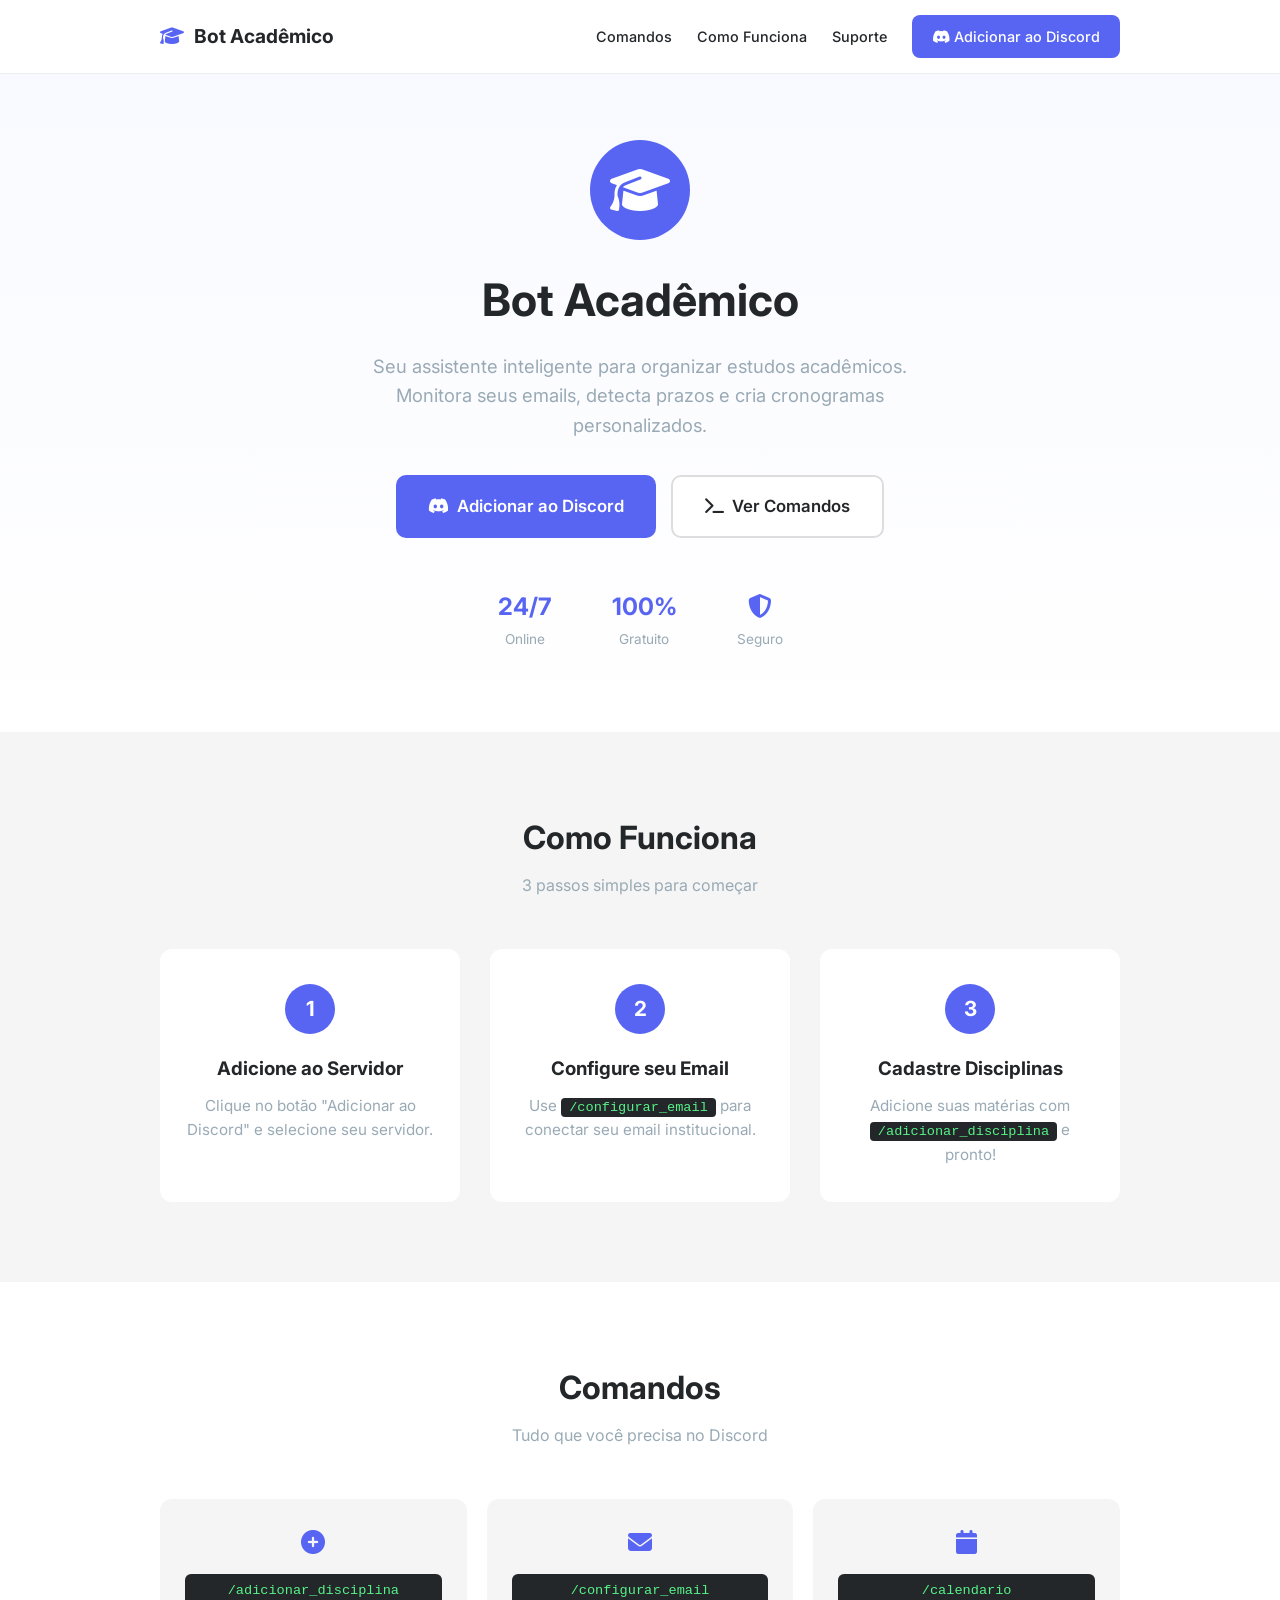
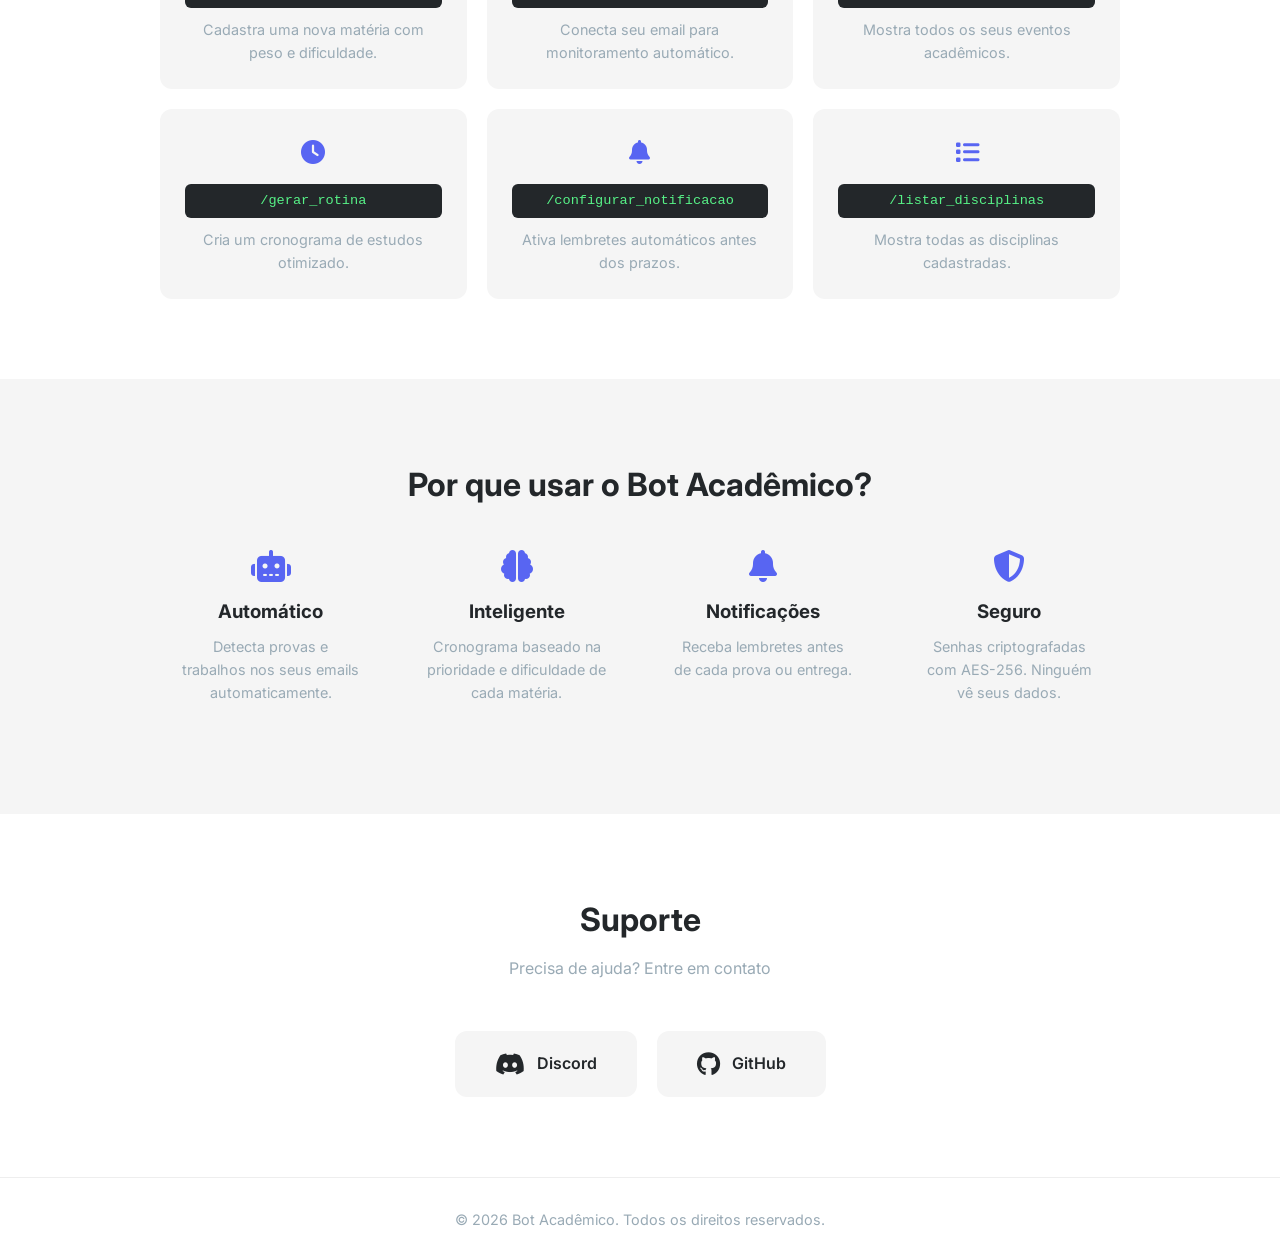
<file: index.html>
<!DOCTYPE html>
<html lang="pt-BR">
<head>
    <meta charset="UTF-8">
    <meta name="viewport" content="width=device-width, initial-scale=1.0">
    <title>Bot Acadêmico - Organize seus Estudos</title>
    <link rel="stylesheet" href="style.css">
    <link href="https://fonts.googleapis.com/css2?family=Inter:wght@300;400;500;600;700&display=swap" rel="stylesheet">
    <link rel="stylesheet" href="https://cdnjs.cloudflare.com/ajax/libs/font-awesome/6.4.0/css/all.min.css">
</head>
<body>
    <nav class="navbar">
        <div class="container">
            <a href="#" class="logo">
                <i class="fas fa-graduation-cap"></i>
                <span>Bot Acadêmico</span>
            </a>
            <div class="nav-links">
                <a href="#comandos">Comandos</a>
                <a href="#como-funciona">Como Funciona</a>
                <a href="#suporte">Suporte</a>
                <a href="https://discord.com/oauth2/authorize?client_id=1523314779349844168&scope=bot&permissions=2147485696" class="btn-invite" target="_blank">
                    <i class="fab fa-discord"></i> Adicionar ao Discord
                </a>
            </div>
        </div>
    </nav>

    <section class="hero">
        <div class="container">
            <div class="hero-content">
                <div class="bot-avatar">
                    <i class="fas fa-graduation-cap"></i>
                </div>
                <h1>Bot Acadêmico</h1>
                <p class="tagline">Seu assistente inteligente para organizar estudos acadêmicos. Monitora seus emails, detecta prazos e cria cronogramas personalizados.</p>
                <div class="hero-buttons">
                    <a href="https://discord.com/oauth2/authorize?client_id=1523314779349844168&scope=bot&permissions=2147485696" class="btn btn-primary btn-large" target="_blank">
                        <i class="fab fa-discord"></i> Adicionar ao Discord
                    </a>
                    <a href="#comandos" class="btn btn-secondary btn-large">
                        <i class="fas fa-terminal"></i> Ver Comandos
                    </a>
                </div>
                <div class="stats">
                    <div class="stat">
                        <span class="stat-number">24/7</span>
                        <span class="stat-label">Online</span>
                    </div>
                    <div class="stat">
                        <span class="stat-number">100%</span>
                        <span class="stat-label">Gratuito</span>
                    </div>
                    <div class="stat">
                        <span class="stat-number"><i class="fas fa-shield-alt"></i></span>
                        <span class="stat-label">Seguro</span>
                    </div>
                </div>
            </div>
        </div>
    </section>

    <section class="como-funciona" id="como-funciona">
        <div class="container">
            <h2>Como Funciona</h2>
            <p class="section-subtitle">3 passos simples para começar</p>
            <div class="steps">
                <div class="step">
                    <div class="step-number">1</div>
                    <h3>Adicione ao Servidor</h3>
                    <p>Clique no botão "Adicionar ao Discord" e selecione seu servidor.</p>
                </div>
                <div class="step">
                    <div class="step-number">2</div>
                    <h3>Configure seu Email</h3>
                    <p>Use <code>/configurar_email</code> para conectar seu email institucional.</p>
                </div>
                <div class="step">
                    <div class="step-number">3</div>
                    <h3>Cadastre Disciplinas</h3>
                    <p>Adicione suas matérias com <code>/adicionar_disciplina</code> e pronto!</p>
                </div>
            </div>
        </div>
    </section>

    <section class="comandos" id="comandos">
        <div class="container">
            <h2>Comandos</h2>
            <p class="section-subtitle">Tudo que você precisa no Discord</p>
            <div class="commands-grid">
                <div class="command-card">
                    <div class="command-icon"><i class="fas fa-plus-circle"></i></div>
                    <code>/adicionar_disciplina</code>
                    <p>Cadastra uma nova matéria com peso e dificuldade.</p>
                </div>
                <div class="command-card">
                    <div class="command-icon"><i class="fas fa-envelope"></i></div>
                    <code>/configurar_email</code>
                    <p>Conecta seu email para monitoramento automático.</p>
                </div>
                <div class="command-card">
                    <div class="command-icon"><i class="fas fa-calendar"></i></div>
                    <code>/calendario</code>
                    <p>Mostra todos os seus eventos acadêmicos.</p>
                </div>
                <div class="command-card">
                    <div class="command-icon"><i class="fas fa-clock"></i></div>
                    <code>/gerar_rotina</code>
                    <p>Cria um cronograma de estudos otimizado.</p>
                </div>
                <div class="command-card">
                    <div class="command-icon"><i class="fas fa-bell"></i></div>
                    <code>/configurar_notificacao</code>
                    <p>Ativa lembretes automáticos antes dos prazos.</p>
                </div>
                <div class="command-card">
                    <div class="command-icon"><i class="fas fa-list"></i></div>
                    <code>/listar_disciplinas</code>
                    <p>Mostra todas as disciplinas cadastradas.</p>
                </div>
            </div>
        </div>
    </section>

    <section class="features">
        <div class="container">
            <h2>Por que usar o Bot Acadêmico?</h2>
            <div class="features-grid">
                <div class="feature">
                    <i class="fas fa-robot"></i>
                    <h3>Automático</h3>
                    <p>Detecta provas e trabalhos nos seus emails automaticamente.</p>
                </div>
                <div class="feature">
                    <i class="fas fa-brain"></i>
                    <h3>Inteligente</h3>
                    <p>Cronograma baseado na prioridade e dificuldade de cada matéria.</p>
                </div>
                <div class="feature">
                    <i class="fas fa-bell"></i>
                    <h3>Notificações</h3>
                    <p>Receba lembretes antes de cada prova ou entrega.</p>
                </div>
                <div class="feature">
                    <i class="fas fa-shield-alt"></i>
                    <h3>Seguro</h3>
                    <p>Senhas criptografadas com AES-256. Ninguém vê seus dados.</p>
                </div>
            </div>
        </div>
    </section>

    <section class="suporte" id="suporte">
        <div class="container">
            <h2>Suporte</h2>
            <p class="section-subtitle">Precisa de ajuda? Entre em contato</p>
            <div class="support-links">
                <a href="https://discord.com/oauth2/authorize?client_id=1523314779349844168" class="support-card" target="_blank">
                    <i class="fab fa-discord"></i>
                    <span>Discord</span>
                </a>
                <a href="https://github.com/VictorEduardo-coder/bot-academico" class="support-card" target="_blank">
                    <i class="fab fa-github"></i>
                    <span>GitHub</span>
                </a>
            </div>
        </div>
    </section>

    <footer class="footer">
        <div class="container">
            <p>&copy; 2026 Bot Acadêmico. Todos os direitos reservados.</p>
        </div>
    </footer>
</body>
</html>
</file>
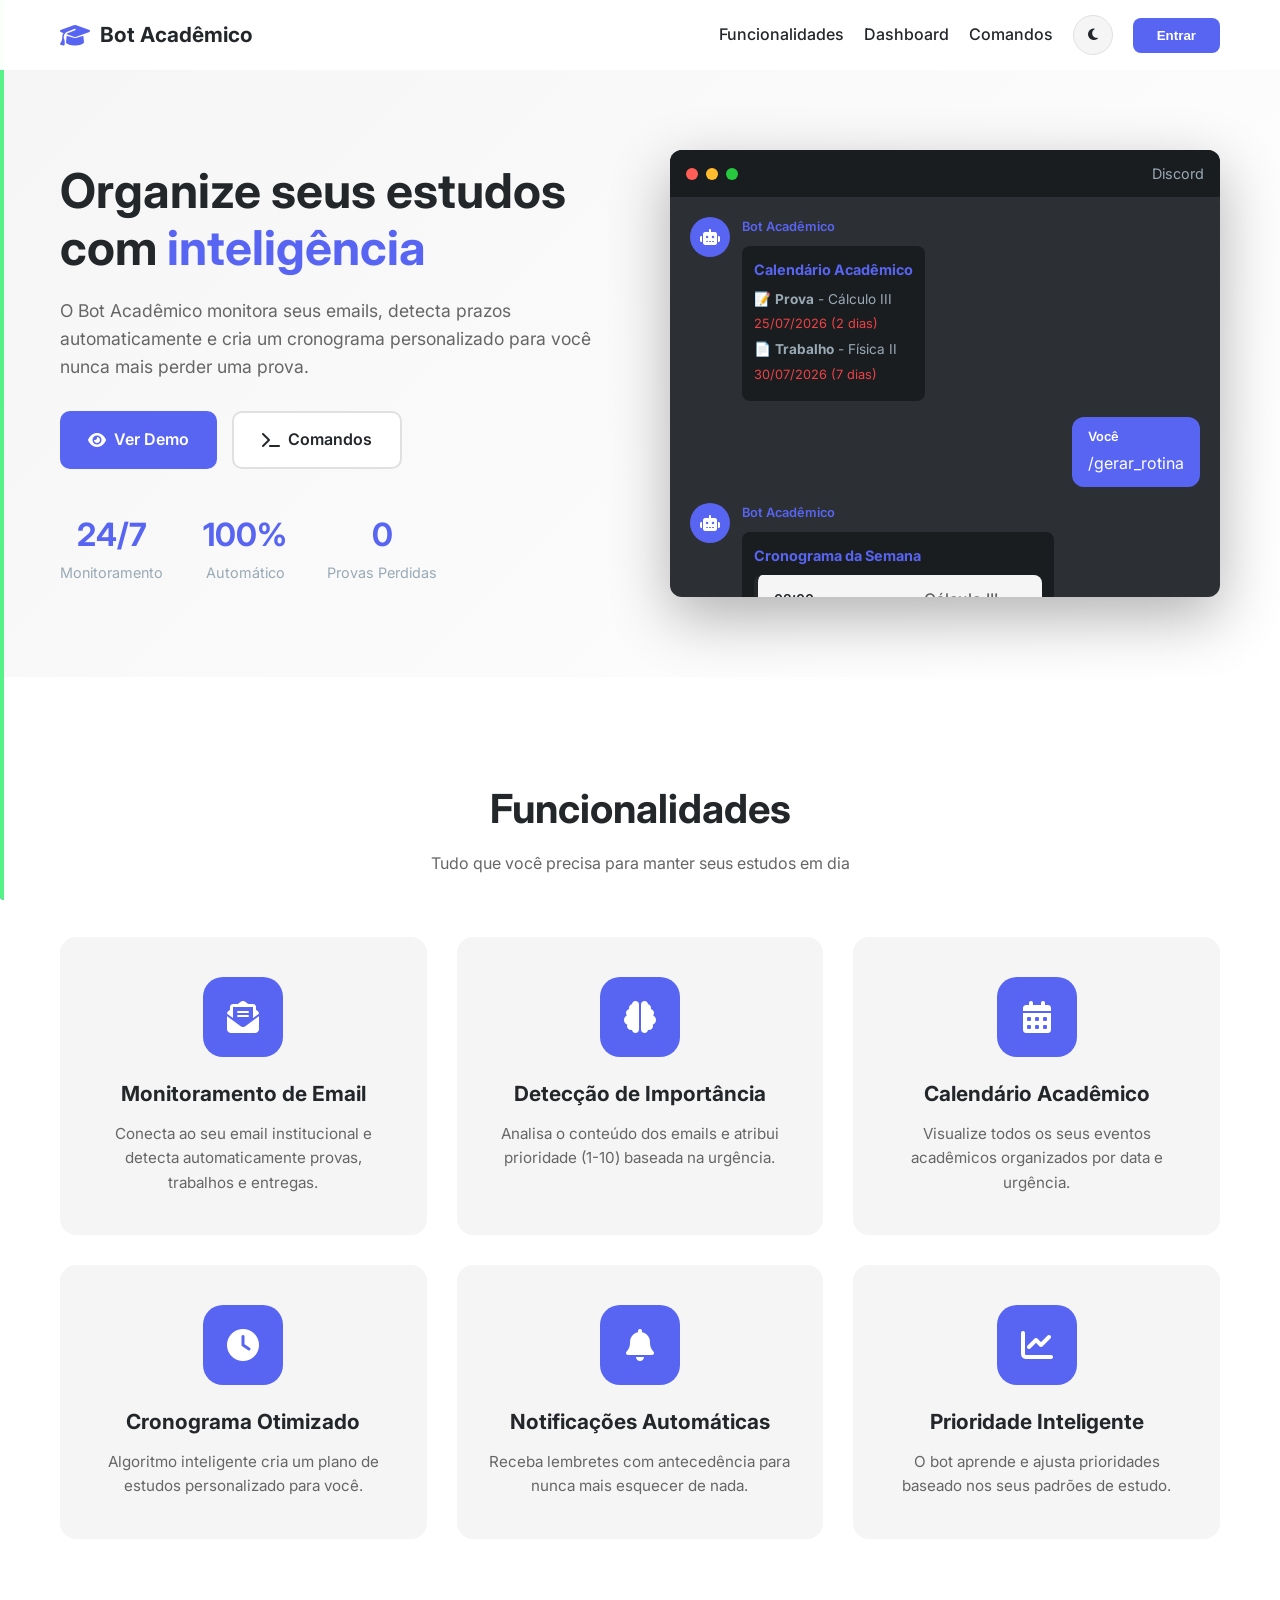
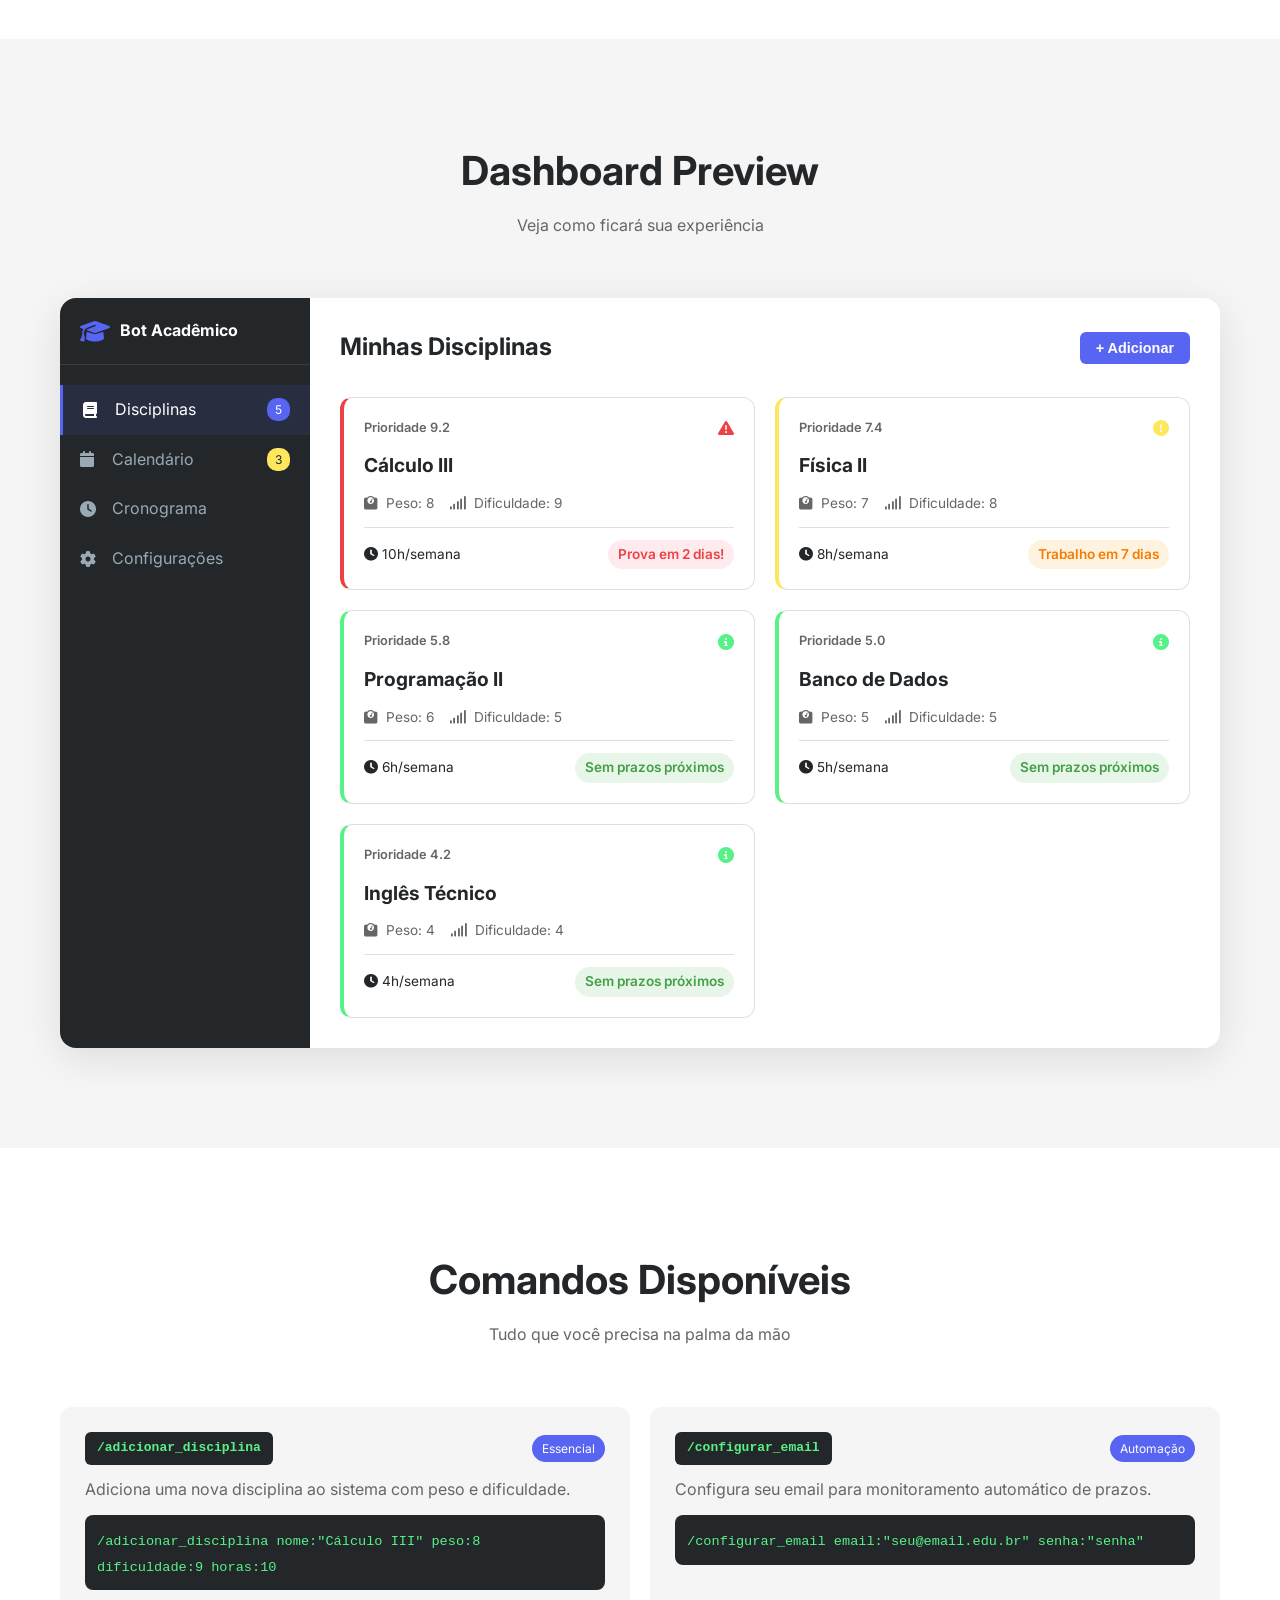
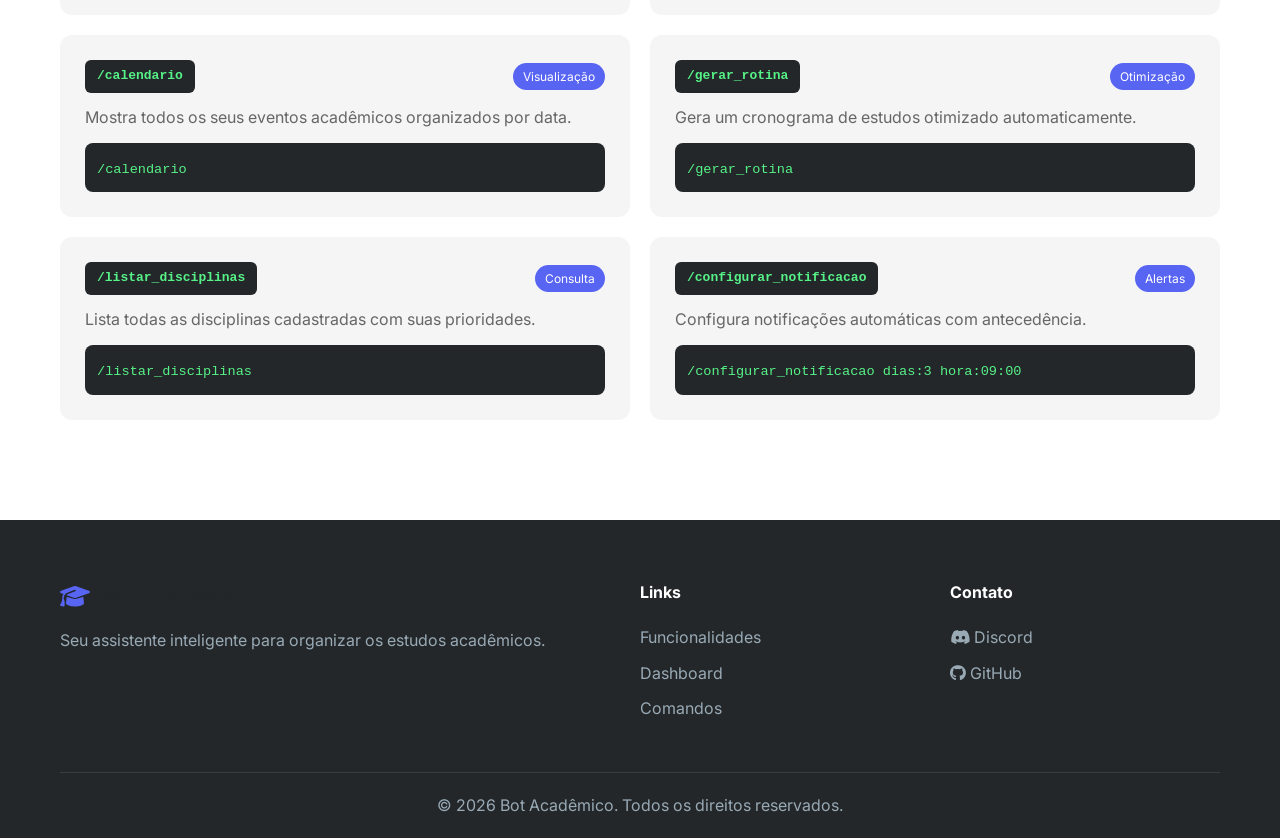
<file: web/index.html>
<!DOCTYPE html>
<html lang="pt-BR">
<head>
    <meta charset="UTF-8">
    <meta name="viewport" content="width=device-width, initial-scale=1.0">
    <title>Bot Acadêmico - Seu Assistente de Estudos</title>
    <link rel="stylesheet" href="style.css">
    <link href="https://fonts.googleapis.com/css2?family=Inter:wght@300;400;500;600;700&display=swap" rel="stylesheet">
    <link rel="stylesheet" href="https://cdnjs.cloudflare.com/ajax/libs/font-awesome/6.4.0/css/all.min.css">
</head>
<body>
    <!-- Navbar -->
    <nav class="navbar">
        <div class="container">
            <a href="#" class="logo">
                <i class="fas fa-graduation-cap"></i>
                <span>Bot Acadêmico</span>
            </a>
            <div class="nav-links">
                <a href="#features">Funcionalidades</a>
                <a href="#dashboard">Dashboard</a>
                <a href="#commands">Comandos</a>
                <button class="theme-toggle" onclick="toggleTheme()" title="Alternar tema">
                    <i class="fas fa-moon"></i>
                </button>
                <button class="btn-login" onclick="openLogin()">Entrar</button>
            </div>
        </div>
    </nav>

    <!-- Hero Section -->
    <section class="hero">
        <div class="container">
            <div class="hero-content">
                <h1>Organize seus estudos com <span class="highlight">inteligência</span></h1>
                <p>O Bot Acadêmico monitora seus emails, detecta prazos automaticamente e cria um cronograma personalizado para você nunca mais perder uma prova.</p>
                <div class="hero-buttons">
                    <a href="#dashboard" class="btn btn-primary">
                        <i class="fas fa-eye"></i> Ver Demo
                    </a>
                    <a href="#commands" class="btn btn-secondary">
                        <i class="fas fa-terminal"></i> Comandos
                    </a>
                </div>
                <div class="stats">
                    <div class="stat">
                        <span class="stat-number">24/7</span>
                        <span class="stat-label">Monitoramento</span>
                    </div>
                    <div class="stat">
                        <span class="stat-number">100%</span>
                        <span class="stat-label">Automático</span>
                    </div>
                    <div class="stat">
                        <span class="stat-number">0</span>
                        <span class="stat-label">Provas Perdidas</span>
                    </div>
                </div>
            </div>
            <div class="hero-image">
                <div class="discord-preview">
                    <div class="discord-header">
                        <div class="discord-dot red"></div>
                        <div class="discord-dot yellow"></div>
                        <div class="discord-dot green"></div>
                        <span>Discord</span>
                    </div>
                    <div class="discord-messages">
                        <div class="message bot">
                            <div class="avatar"><i class="fas fa-robot"></i></div>
                            <div class="content">
                                <span class="name">Bot Acadêmico</span>
                                <div class="embed">
                                    <div class="embed-border"></div>
                                    <div class="embed-body">
                                        <h4>Calendário Acadêmico</h4>
                                        <p>📝 <strong>Prova</strong> - Cálculo III</p>
                                        <p class="date">25/07/2026 (2 dias)</p>
                                        <p>📄 <strong>Trabalho</strong> - Física II</p>
                                        <p class="date">30/07/2026 (7 dias)</p>
                                    </div>
                                </div>
                            </div>
                        </div>
                        <div class="message user">
                            <div class="content">
                                <span class="name">Você</span>
                                <p>/gerar_rotina</p>
                            </div>
                        </div>
                        <div class="message bot">
                            <div class="avatar"><i class="fas fa-robot"></i></div>
                            <div class="content">
                                <span class="name">Bot Acadêmico</span>
                                <div class="embed schedule">
                                    <div class="embed-border green"></div>
                                    <div class="embed-body">
                                        <h4>Cronograma da Semana</h4>
                                        <div class="schedule-item">
                                            <span class="time">08:00</span>
                                            <span class="subject">Cálculo III</span>
                                        </div>
                                        <div class="schedule-item">
                                            <span class="time">10:00</span>
                                            <span class="subject">Física II</span>
                                        </div>
                                        <div class="schedule-item">
                                            <span class="time">14:00</span>
                                            <span class="subject">Programação</span>
                                        </div>
                                    </div>
                                </div>
                            </div>
                        </div>
                    </div>
                </div>
            </div>
        </div>
    </section>

    <!-- Features Section -->
    <section class="features" id="features">
        <div class="container">
            <h2>Funcionalidades</h2>
            <p class="section-subtitle">Tudo que você precisa para manter seus estudos em dia</p>
            
            <div class="features-grid">
                <div class="feature-card">
                    <div class="feature-icon">
                        <i class="fas fa-envelope-open-text"></i>
                    </div>
                    <h3>Monitoramento de Email</h3>
                    <p>Conecta ao seu email institucional e detecta automaticamente provas, trabalhos e entregas.</p>
                </div>

                <div class="feature-card">
                    <div class="feature-icon">
                        <i class="fas fa-brain"></i>
                    </div>
                    <h3>Detecção de Importância</h3>
                    <p>Analisa o conteúdo dos emails e atribui prioridade (1-10) baseada na urgência.</p>
                </div>

                <div class="feature-card">
                    <div class="feature-icon">
                        <i class="fas fa-calendar-alt"></i>
                    </div>
                    <h3>Calendário Acadêmico</h3>
                    <p>Visualize todos os seus eventos acadêmicos organizados por data e urgência.</p>
                </div>

                <div class="feature-card">
                    <div class="feature-icon">
                        <i class="fas fa-clock"></i>
                    </div>
                    <h3>Cronograma Otimizado</h3>
                    <p>Algoritmo inteligente cria um plano de estudos personalizado para você.</p>
                </div>

                <div class="feature-card">
                    <div class="feature-icon">
                        <i class="fas fa-bell"></i>
                    </div>
                    <h3>Notificações Automáticas</h3>
                    <p>Receba lembretes com antecedência para nunca mais esquecer de nada.</p>
                </div>

                <div class="feature-card">
                    <div class="feature-icon">
                        <i class="fas fa-chart-line"></i>
                    </div>
                    <h3>Prioridade Inteligente</h3>
                    <p>O bot aprende e ajusta prioridades baseado nos seus padrões de estudo.</p>
                </div>
            </div>
        </div>
    </section>

    <!-- Dashboard Preview -->
    <section class="dashboard" id="dashboard">
        <div class="container">
            <h2>Dashboard Preview</h2>
            <p class="section-subtitle">Veja como ficará sua experiência</p>

            <div class="dashboard-container">
                <!-- Sidebar -->
                <div class="dashboard-sidebar">
                    <div class="sidebar-header">
                        <i class="fas fa-graduation-cap"></i>
                        <span>Bot Acadêmico</span>
                    </div>
                    <nav class="sidebar-nav">
                        <a href="#" class="nav-item active" onclick="showTab('disciplinas')">
                            <i class="fas fa-book"></i>
                            <span>Disciplinas</span>
                            <span class="badge">5</span>
                        </a>
                        <a href="#" class="nav-item" onclick="showTab('calendario')">
                            <i class="fas fa-calendar"></i>
                            <span>Calendário</span>
                            <span class="badge warning">3</span>
                        </a>
                        <a href="#" class="nav-item" onclick="showTab('cronograma')">
                            <i class="fas fa-clock"></i>
                            <span>Cronograma</span>
                        </a>
                        <a href="#" class="nav-item" onclick="showTab('config')">
                            <i class="fas fa-cog"></i>
                            <span>Configurações</span>
                        </a>
                    </nav>
                </div>

                <!-- Main Content -->
                <div class="dashboard-main">
                    <!-- Disciplinas Tab -->
                    <div class="tab-content active" id="disciplinas">
                        <div class="dashboard-header">
                            <h3>Minhas Disciplinas</h3>
                            <button class="btn btn-small" onclick="openAddSubject()">+ Adicionar</button>
                        </div>
                        <div class="subjects-grid">
                            <div class="subject-card priority-high">
                                <div class="subject-header">
                                    <span class="priority-badge">Prioridade 9.2</span>
                                    <i class="fas fa-exclamation-triangle"></i>
                                </div>
                                <h4>Cálculo III</h4>
                                <div class="subject-stats">
                                    <span><i class="fas fa-weight"></i> Peso: 8</span>
                                    <span><i class="fas fa-signal"></i> Dificuldade: 9</span>
                                </div>
                                <div class="subject-footer">
                                    <span><i class="fas fa-clock"></i> 10h/semana</span>
                                    <span class="status urgent">Prova em 2 dias!</span>
                                </div>
                            </div>

                            <div class="subject-card priority-medium">
                                <div class="subject-header">
                                    <span class="priority-badge">Prioridade 7.4</span>
                                    <i class="fas fa-exclamation-circle"></i>
                                </div>
                                <h4>Física II</h4>
                                <div class="subject-stats">
                                    <span><i class="fas fa-weight"></i> Peso: 7</span>
                                    <span><i class="fas fa-signal"></i> Dificuldade: 8</span>
                                </div>
                                <div class="subject-footer">
                                    <span><i class="fas fa-clock"></i> 8h/semana</span>
                                    <span class="status warning">Trabalho em 7 dias</span>
                                </div>
                            </div>

                            <div class="subject-card priority-low">
                                <div class="subject-header">
                                    <span class="priority-badge">Prioridade 5.8</span>
                                    <i class="fas fa-info-circle"></i>
                                </div>
                                <h4>Programação II</h4>
                                <div class="subject-stats">
                                    <span><i class="fas fa-weight"></i> Peso: 6</span>
                                    <span><i class="fas fa-signal"></i> Dificuldade: 5</span>
                                </div>
                                <div class="subject-footer">
                                    <span><i class="fas fa-clock"></i> 6h/semana</span>
                                    <span class="status normal">Sem prazos próximos</span>
                                </div>
                            </div>

                            <div class="subject-card priority-low">
                                <div class="subject-header">
                                    <span class="priority-badge">Prioridade 5.0</span>
                                    <i class="fas fa-info-circle"></i>
                                </div>
                                <h4>Banco de Dados</h4>
                                <div class="subject-stats">
                                    <span><i class="fas fa-weight"></i> Peso: 5</span>
                                    <span><i class="fas fa-signal"></i> Dificuldade: 5</span>
                                </div>
                                <div class="subject-footer">
                                    <span><i class="fas fa-clock"></i> 5h/semana</span>
                                    <span class="status normal">Sem prazos próximos</span>
                                </div>
                            </div>

                            <div class="subject-card priority-low">
                                <div class="subject-header">
                                    <span class="priority-badge">Prioridade 4.2</span>
                                    <i class="fas fa-info-circle"></i>
                                </div>
                                <h4>Inglês Técnico</h4>
                                <div class="subject-stats">
                                    <span><i class="fas fa-weight"></i> Peso: 4</span>
                                    <span><i class="fas fa-signal"></i> Dificuldade: 4</span>
                                </div>
                                <div class="subject-footer">
                                    <span><i class="fas fa-clock"></i> 4h/semana</span>
                                    <span class="status normal">Sem prazos próximos</span>
                                </div>
                            </div>
                        </div>
                    </div>

                    <!-- Calendário Tab -->
                    <div class="tab-content" id="calendario">
                        <div class="dashboard-header">
                            <h3>Calendário Acadêmico</h3>
                            <div class="calendar-nav">
                                <button class="btn btn-small"><i class="fas fa-chevron-left"></i></button>
                                <span>Julho 2026</span>
                                <button class="btn btn-small"><i class="fas fa-chevron-right"></i></button>
                            </div>
                        </div>
                        <div class="calendar-grid">
                            <div class="calendar-header">
                                <span>Dom</span>
                                <span>Seg</span>
                                <span>Ter</span>
                                <span>Qua</span>
                                <span>Qui</span>
                                <span>Sex</span>
                                <span>Sáb</span>
                            </div>
                            <div class="calendar-body">
                                <div class="calendar-day">28</div>
                                <div class="calendar-day">29</div>
                                <div class="calendar-day">30</div>
                                <div class="calendar-day">1</div>
                                <div class="calendar-day">2</div>
                                <div class="calendar-day">3</div>
                                <div class="calendar-day">4</div>
                                <div class="calendar-day">5</div>
                                <div class="calendar-day">6</div>
                                <div class="calendar-day">7</div>
                                <div class="calendar-day">8</div>
                                <div class="calendar-day">9</div>
                                <div class="calendar-day">10</div>
                                <div class="calendar-day">11</div>
                                <div class="calendar-day">12</div>
                                <div class="calendar-day">13</div>
                                <div class="calendar-day">14</div>
                                <div class="calendar-day">15</div>
                                <div class="calendar-day">16</div>
                                <div class="calendar-day">17</div>
                                <div class="calendar-day">18</div>
                                <div class="calendar-day">19</div>
                                <div class="calendar-day">20</div>
                                <div class="calendar-day">21</div>
                                <div class="calendar-day">22</div>
                                <div class="calendar-day">23</div>
                                <div class="calendar-day">24</div>
                                <div class="calendar-day event urgent">25<span class="event-dot"></span></div>
                                <div class="calendar-day">26</div>
                                <div class="calendar-day">27</div>
                                <div class="calendar-day">28</div>
                                <div class="calendar-day">29</div>
                                <div class="calendar-day event warning">30<span class="event-dot"></span></div>
                                <div class="calendar-day">31</div>
                            </div>
                        </div>
                        <div class="calendar-events">
                            <h4>Próximos Eventos</h4>
                            <div class="event-item urgent">
                                <div class="event-date">
                                    <span class="day">25</span>
                                    <span class="month">JUL</span>
                                </div>
                                <div class="event-info">
                                    <h5>Prova - Cálculo III</h5>
                                    <p>2 dias restantes</p>
                                </div>
                                <span class="event-badge urgent">URGENTE</span>
                            </div>
                            <div class="event-item warning">
                                <div class="event-date">
                                    <span class="day">30</span>
                                    <span class="month">JUL</span>
                                </div>
                                <div class="event-info">
                                    <h5>Trabalho - Física II</h5>
                                    <p>7 dias restantes</p>
                                </div>
                                <span class="event-badge warning">PROXIMO</span>
                            </div>
                        </div>
                    </div>

                    <!-- Cronograma Tab -->
                    <div class="tab-content" id="cronograma">
                        <div class="dashboard-header">
                            <h3>Cronograma de Estudos</h3>
                            <button class="btn btn-small"><i class="fas fa-sync-alt"></i> Atualizar</button>
                        </div>
                        <div class="schedule-container">
                            <div class="schedule-day">
                                <h4><i class="fas fa-calendar-day"></i> Segunda-feira</h4>
                                <div class="schedule-items">
                                    <div class="schedule-item calculus">
                                        <span class="time">08:00 - 08:50</span>
                                        <span class="subject">Cálculo III</span>
                                        <span class="duration">50min</span>
                                    </div>
                                    <div class="schedule-item physics">
                                        <span class="time">10:00 - 10:50</span>
                                        <span class="subject">Física II</span>
                                        <span class="duration">50min</span>
                                    </div>
                                    <div class="schedule-item programming">
                                        <span class="time">14:00 - 14:50</span>
                                        <span class="subject">Programação II</span>
                                        <span class="duration">50min</span>
                                    </div>
                                </div>
                            </div>
                            <div class="schedule-day">
                                <h4><i class="fas fa-calendar-day"></i> Terça-feira</h4>
                                <div class="schedule-items">
                                    <div class="schedule-item calculus">
                                        <span class="time">08:00 - 08:50</span>
                                        <span class="subject">Cálculo III</span>
                                        <span class="duration">50min</span>
                                    </div>
                                    <div class="schedule-item database">
                                        <span class="time">10:00 - 10:50</span>
                                        <span class="subject">Banco de Dados</span>
                                        <span class="duration">50min</span>
                                    </div>
                                    <div class="schedule-item english">
                                        <span class="time">14:00 - 14:50</span>
                                        <span class="subject">Inglês Técnico</span>
                                        <span class="duration">50min</span>
                                    </div>
                                </div>
                            </div>
                            <div class="schedule-day">
                                <h4><i class="fas fa-calendar-day"></i> Quarta-feira</h4>
                                <div class="schedule-items">
                                    <div class="schedule-item physics">
                                        <span class="time">08:00 - 08:50</span>
                                        <span class="subject">Física II</span>
                                        <span class="duration">50min</span>
                                    </div>
                                    <div class="schedule-item programming">
                                        <span class="time">10:00 - 10:50</span>
                                        <span class="subject">Programação II</span>
                                        <span class="duration">50min</span>
                                    </div>
                                </div>
                            </div>
                        </div>
                    </div>

                    <!-- Config Tab -->
                    <div class="tab-content" id="config">
                        <div class="dashboard-header">
                            <h3>Configurações</h3>
                        </div>
                        <div class="config-container">
                            <div class="config-section">
                                <h4><i class="fas fa-envelope"></i> Monitoramento de Email</h4>
                                <p>Configure seu email institucional para monitoramento automático de prazos.</p>
                                <div class="config-form">
                                    <div class="form-group">
                                        <label>Email Institucional</label>
                                        <input type="email" placeholder="seu@email.edu.br" disabled>
                                    </div>
                                    <div class="form-group">
                                        <label>Senha (App Password)</label>
                                        <input type="password" placeholder="••••••••" disabled>
                                    </div>
                                    <button class="btn btn-small" disabled>Configurar</button>
                                </div>
                            </div>
                            <div class="config-section">
                                <h4><i class="fas fa-bell"></i> Notificações</h4>
                                <p>Configure quando e como receber notificações.</p>
                                <div class="config-form">
                                    <div class="form-group">
                                        <label>Dias de Antecedência</label>
                                        <input type="number" value="3" min="1" max="30" disabled>
                                    </div>
                                    <div class="form-group">
                                        <label>Horário da Notificação</label>
                                        <input type="time" value="09:00" disabled>
                                    </div>
                                    <button class="btn btn-small" disabled>Salvar</button>
                                </div>
                            </div>
                        </div>
                    </div>
                </div>
            </div>
        </div>
    </section>

    <!-- Commands Section -->
    <section class="commands" id="commands">
        <div class="container">
            <h2>Comandos Disponíveis</h2>
            <p class="section-subtitle">Tudo que você precisa na palma da mão</p>

            <div class="commands-grid">
                <div class="command-card">
                    <div class="command-header">
                        <code>/adicionar_disciplina</code>
                        <span class="command-badge">Essencial</span>
                    </div>
                    <p>Adiciona uma nova disciplina ao sistema com peso e dificuldade.</p>
                    <div class="command-example">
                        <code>/adicionar_disciplina nome:"Cálculo III" peso:8 dificuldade:9 horas:10</code>
                    </div>
                </div>

                <div class="command-card">
                    <div class="command-header">
                        <code>/configurar_email</code>
                        <span class="command-badge">Automação</span>
                    </div>
                    <p>Configura seu email para monitoramento automático de prazos.</p>
                    <div class="command-example">
                        <code>/configurar_email email:"seu@email.edu.br" senha:"senha"</code>
                    </div>
                </div>

                <div class="command-card">
                    <div class="command-header">
                        <code>/calendario</code>
                        <span class="command-badge">Visualização</span>
                    </div>
                    <p>Mostra todos os seus eventos acadêmicos organizados por data.</p>
                    <div class="command-example">
                        <code>/calendario</code>
                    </div>
                </div>

                <div class="command-card">
                    <div class="command-header">
                        <code>/gerar_rotina</code>
                        <span class="command-badge">Otimização</span>
                    </div>
                    <p>Gera um cronograma de estudos otimizado automaticamente.</p>
                    <div class="command-example">
                        <code>/gerar_rotina</code>
                    </div>
                </div>

                <div class="command-card">
                    <div class="command-header">
                        <code>/listar_disciplinas</code>
                        <span class="command-badge">Consulta</span>
                    </div>
                    <p>Lista todas as disciplinas cadastradas com suas prioridades.</p>
                    <div class="command-example">
                        <code>/listar_disciplinas</code>
                    </div>
                </div>

                <div class="command-card">
                    <div class="command-header">
                        <code>/configurar_notificacao</code>
                        <span class="command-badge">Alertas</span>
                    </div>
                    <p>Configura notificações automáticas com antecedência.</p>
                    <div class="command-example">
                        <code>/configurar_notificacao dias:3 hora:09:00</code>
                    </div>
                </div>
            </div>
        </div>
    </section>

    <!-- Footer -->
    <footer class="footer">
        <div class="container">
            <div class="footer-content">
                <div class="footer-brand">
                    <a href="#" class="logo">
                        <i class="fas fa-graduation-cap"></i>
                        <span>Bot Acadêmico</span>
                    </a>
                    <p>Seu assistente inteligente para organizar os estudos acadêmicos.</p>
                </div>
                <div class="footer-links">
                    <h4>Links</h4>
                    <a href="#features">Funcionalidades</a>
                    <a href="#dashboard">Dashboard</a>
                    <a href="#commands">Comandos</a>
                </div>
                <div class="footer-social">
                    <h4>Contato</h4>
                    <a href="#"><i class="fab fa-discord"></i> Discord</a>
                    <a href="#"><i class="fab fa-github"></i> GitHub</a>
                </div>
            </div>
            <div class="footer-bottom">
                <p>&copy; 2026 Bot Acadêmico. Todos os direitos reservados.</p>
            </div>
        </div>
    </footer>

    <!-- Login Modal -->
    <div class="modal" id="loginModal">
        <div class="modal-content">
            <button class="modal-close" onclick="closeLogin()">&times;</button>
            <div class="modal-header">
                <i class="fas fa-graduation-cap"></i>
                <h2>Entrar com Email Institucional</h2>
            </div>
            <form class="login-form" onsubmit="handleLogin(event)">
                <div class="form-group">
                    <label>Email Institucional</label>
                    <input type="email" id="email" placeholder="seu@email.edu.br" required>
                    <small>Apenas emails institucionais são aceitos</small>
                </div>
                <div class="form-group">
                    <label>Senha</label>
                    <input type="password" id="password" placeholder="••••••••" required>
                </div>
                <button type="submit" class="btn btn-primary btn-full">
                    <i class="fas fa-sign-in-alt"></i> Entrar
                </button>
            </form>
            <div class="login-divider">
                <span>ou</span>
            </div>
            <button class="btn btn-discord btn-full">
                <i class="fab fa-discord"></i> Entrar com Discord
            </button>
        </div>
    </div>

    <!-- Add Subject Modal -->
    <div class="modal" id="addSubjectModal">
        <div class="modal-content">
            <button class="modal-close" onclick="closeAddSubject()">&times;</button>
            <div class="modal-header">
                <i class="fas fa-plus-circle"></i>
                <h2>Adicionar Disciplina</h2>
            </div>
            <form class="login-form" onsubmit="handleAddSubject(event)">
                <div class="form-group">
                    <label>Nome da Disciplina</label>
                    <input type="text" placeholder="Ex: Cálculo III" required>
                </div>
                <div class="form-row">
                    <div class="form-group">
                        <label>Peso (1-10)</label>
                        <input type="number" min="1" max="10" value="5" required>
                    </div>
                    <div class="form-group">
                        <label>Dificuldade (1-10)</label>
                        <input type="number" min="1" max="10" value="5" required>
                    </div>
                </div>
                <div class="form-group">
                    <label>Horas Semanais</label>
                    <input type="number" min="1" max="40" value="6" required>
                </div>
                <button type="submit" class="btn btn-primary btn-full">
                    <i class="fas fa-plus"></i> Adicionar
                </button>
            </form>
        </div>
    </div>

    <script>
        // Theme toggle
        function toggleTheme() {
            document.body.classList.toggle('dark');
            const isDark = document.body.classList.contains('dark');
            localStorage.setItem('theme', isDark ? 'dark' : 'light');
            updateThemeIcon();
        }

        function updateThemeIcon() {
            const isDark = document.body.classList.contains('dark');
            const icon = document.querySelector('.theme-toggle i');
            icon.className = isDark ? 'fas fa-sun' : 'fas fa-moon';
        }

        // Load saved theme
        (function() {
            const savedTheme = localStorage.getItem('theme');
            if (savedTheme === 'dark') {
                document.body.classList.add('dark');
            }
            updateThemeIcon();
        })();

        // Tab switching
        function showTab(tabName) {
            document.querySelectorAll('.tab-content').forEach(tab => {
                tab.classList.remove('active');
            });
            document.querySelectorAll('.nav-item').forEach(nav => {
                nav.classList.remove('active');
            });
            
            document.getElementById(tabName).classList.add('active');
            event.currentTarget.classList.add('active');
        }

        // Login modal
        function openLogin() {
            document.getElementById('loginModal').classList.add('active');
        }

        function closeLogin() {
            document.getElementById('loginModal').classList.remove('active');
        }

        function handleLogin(e) {
            e.preventDefault();
            const email = document.getElementById('email').value;
            if (!email.endsWith('.edu.br') && !email.endsWith('.edu')) {
                alert('Por favor, use um email institucional válido.');
                return;
            }
            alert('Login realizado com sucesso!');
            closeLogin();
        }

        // Add subject modal
        function openAddSubject() {
            document.getElementById('addSubjectModal').classList.add('active');
        }

        function closeAddSubject() {
            document.getElementById('addSubjectModal').classList.remove('active');
        }

        function handleAddSubject(e) {
            e.preventDefault();
            alert('Disciplina adicionada com sucesso!');
            closeAddSubject();
        }

        // Close modal on outside click
        document.querySelectorAll('.modal').forEach(modal => {
            modal.addEventListener('click', (e) => {
                if (e.target === modal) {
                    modal.classList.remove('active');
                }
            });
        });

        // Navbar scroll effect
        window.addEventListener('scroll', () => {
            const navbar = document.querySelector('.navbar');
            if (window.scrollY > 50) {
                navbar.classList.add('scrolled');
            } else {
                navbar.classList.remove('scrolled');
            }
        });
    </script>
</body>
</html>
</file>
<file: style.css>
* {
    margin: 0;
    padding: 0;
    box-sizing: border-box;
}

:root {
    --primary: #5865F2;
    --primary-dark: #4752C4;
    --secondary: #57F287;
    --dark: #23272A;
    --gray: #99aab5;
    --gray-light: #f5f5f5;
}

body {
    font-family: 'Inter', sans-serif;
    background: #ffffff;
    color: var(--dark);
    line-height: 1.6;
}

.container {
    max-width: 1000px;
    margin: 0 auto;
    padding: 0 20px;
}

/* Navbar */
.navbar {
    position: fixed;
    top: 0;
    left: 0;
    right: 0;
    background: rgba(255, 255, 255, 0.95);
    backdrop-filter: blur(10px);
    z-index: 100;
    padding: 15px 0;
    border-bottom: 1px solid #eee;
}

.navbar .container {
    display: flex;
    justify-content: space-between;
    align-items: center;
}

.logo {
    display: flex;
    align-items: center;
    gap: 10px;
    text-decoration: none;
    color: var(--dark);
    font-weight: 700;
    font-size: 1.2rem;
}

.logo i {
    color: var(--primary);
}

.nav-links {
    display: flex;
    align-items: center;
    gap: 25px;
}

.nav-links a {
    text-decoration: none;
    color: var(--dark);
    font-weight: 500;
    font-size: 0.9rem;
}

.nav-links a:hover {
    color: var(--primary);
}

.btn-invite {
    background: var(--primary);
    color: white !important;
    padding: 10px 20px;
    border-radius: 8px;
    font-weight: 600;
    transition: background 0.3s;
}

.btn-invite:hover {
    background: var(--primary-dark);
}

/* Hero */
.hero {
    padding: 140px 0 80px;
    text-align: center;
    background: linear-gradient(180deg, #f8f9ff 0%, #ffffff 100%);
}

.bot-avatar {
    width: 100px;
    height: 100px;
    background: var(--primary);
    border-radius: 50%;
    display: flex;
    align-items: center;
    justify-content: center;
    margin: 0 auto 25px;
}

.bot-avatar i {
    font-size: 3rem;
    color: white;
}

.hero h1 {
    font-size: 2.8rem;
    margin-bottom: 15px;
}

.tagline {
    font-size: 1.15rem;
    color: var(--gray);
    max-width: 550px;
    margin: 0 auto 35px;
}

.hero-buttons {
    display: flex;
    justify-content: center;
    gap: 15px;
    margin-bottom: 50px;
}

.btn {
    display: inline-flex;
    align-items: center;
    gap: 8px;
    padding: 14px 28px;
    border-radius: 10px;
    font-weight: 600;
    text-decoration: none;
    transition: all 0.3s;
    border: none;
    cursor: pointer;
    font-size: 1rem;
}

.btn-large {
    padding: 16px 32px;
    font-size: 1.05rem;
}

.btn-primary {
    background: var(--primary);
    color: white;
}

.btn-primary:hover {
    background: var(--primary-dark);
    transform: translateY(-2px);
}

.btn-secondary {
    background: white;
    color: var(--dark);
    border: 2px solid #ddd;
}

.btn-secondary:hover {
    border-color: var(--primary);
    color: var(--primary);
}

.stats {
    display: flex;
    justify-content: center;
    gap: 60px;
}

.stat {
    text-align: center;
}

.stat-number {
    display: block;
    font-size: 1.5rem;
    font-weight: 700;
    color: var(--primary);
}

.stat-label {
    font-size: 0.85rem;
    color: var(--gray);
}

/* Como Funciona */
.como-funciona {
    padding: 80px 0;
    background: var(--gray-light);
}

h2 {
    text-align: center;
    font-size: 2rem;
    margin-bottom: 10px;
}

.section-subtitle {
    text-align: center;
    color: var(--gray);
    margin-bottom: 50px;
}

.steps {
    display: grid;
    grid-template-columns: repeat(3, 1fr);
    gap: 30px;
}

.step {
    text-align: center;
    background: white;
    padding: 35px 25px;
    border-radius: 12px;
}

.step-number {
    width: 50px;
    height: 50px;
    background: var(--primary);
    color: white;
    border-radius: 50%;
    display: flex;
    align-items: center;
    justify-content: center;
    font-size: 1.3rem;
    font-weight: 700;
    margin: 0 auto 20px;
}

.step h3 {
    margin-bottom: 10px;
}

.step p {
    color: var(--gray);
    font-size: 0.95rem;
}

.step code {
    background: var(--dark);
    color: var(--secondary);
    padding: 2px 8px;
    border-radius: 4px;
    font-size: 0.85rem;
}

/* Comandos */
.comandos {
    padding: 80px 0;
}

.commands-grid {
    display: grid;
    grid-template-columns: repeat(3, 1fr);
    gap: 20px;
}

.command-card {
    background: var(--gray-light);
    padding: 25px;
    border-radius: 12px;
    text-align: center;
    transition: all 0.3s;
}

.command-card:hover {
    transform: translateY(-5px);
    box-shadow: 0 10px 30px rgba(0, 0, 0, 0.08);
}

.command-icon {
    font-size: 1.5rem;
    color: var(--primary);
    margin-bottom: 12px;
}

.command-card code {
    display: block;
    background: var(--dark);
    color: var(--secondary);
    padding: 6px 12px;
    border-radius: 6px;
    font-size: 0.85rem;
    margin-bottom: 10px;
}

.command-card p {
    color: var(--gray);
    font-size: 0.9rem;
}

/* Features */
.features {
    padding: 80px 0;
    background: var(--gray-light);
}

.features-grid {
    display: grid;
    grid-template-columns: repeat(4, 1fr);
    gap: 25px;
}

.feature {
    text-align: center;
    padding: 30px 20px;
}

.feature i {
    font-size: 2rem;
    color: var(--primary);
    margin-bottom: 15px;
}

.feature h3 {
    margin-bottom: 8px;
}

.feature p {
    color: var(--gray);
    font-size: 0.9rem;
}

/* Suporte */
.suporte {
    padding: 80px 0;
    text-align: center;
}

.support-links {
    display: flex;
    justify-content: center;
    gap: 20px;
}

.support-card {
    display: flex;
    align-items: center;
    gap: 12px;
    padding: 20px 40px;
    background: var(--gray-light);
    border-radius: 12px;
    text-decoration: none;
    color: var(--dark);
    font-weight: 600;
    transition: all 0.3s;
}

.support-card:hover {
    background: var(--primary);
    color: white;
}

.support-card i {
    font-size: 1.5rem;
}

/* Footer */
.footer {
    text-align: center;
    padding: 30px 0;
    border-top: 1px solid #eee;
    color: var(--gray);
    font-size: 0.9rem;
}

/* Responsive */
@media (max-width: 768px) {
    .nav-links a:not(.btn-invite) {
        display: none;
    }

    .hero h1 {
        font-size: 2rem;
    }

    .hero-buttons {
        flex-direction: column;
        align-items: center;
    }

    .steps {
        grid-template-columns: 1fr;
    }

    .commands-grid {
        grid-template-columns: 1fr;
    }

    .features-grid {
        grid-template-columns: repeat(2, 1fr);
    }

    .stats {
        gap: 30px;
    }
}
</file>
<file: web/style.css>
* {
    margin: 0;
    padding: 0;
    box-sizing: border-box;
}

:root {
    --primary: #5865F2;
    --primary-dark: #4752C4;
    --secondary: #57F287;
    --danger: #ED4245;
    --warning: #FEE75C;
    --dark: #23272A;
    --darker: #1a1d20;
    --light: #ffffff;
    --gray: #99aab5;
    --gray-dark: #2c2f33;
    --gray-light: #f5f5f5;
    --bg: #ffffff;
    --bg-secondary: #f5f5f5;
    --text: #23272A;
    --text-secondary: #666666;
    --border: #e0e0e0;
    --card-bg: #ffffff;
    --navbar-bg: rgba(255, 255, 255, 0.95);
}

body.dark {
    --bg: #1a1d20;
    --bg-secondary: #23272A;
    --text: #ffffff;
    --text-secondary: #99aab5;
    --border: #3a3f44;
    --card-bg: #2c2f33;
    --navbar-bg: rgba(26, 29, 32, 0.95);
}

body {
    font-family: 'Inter', sans-serif;
    background: var(--bg);
    color: var(--text);
    line-height: 1.6;
    transition: background 0.3s, color 0.3s;
}

.container {
    max-width: 1200px;
    margin: 0 auto;
    padding: 0 20px;
}

/* Navbar */
.navbar {
    position: fixed;
    top: 0;
    left: 0;
    right: 0;
    background: var(--navbar-bg);
    backdrop-filter: blur(10px);
    z-index: 1000;
    padding: 15px 0;
    transition: all 0.3s ease;
}

.navbar.scrolled {
    box-shadow: 0 2px 20px rgba(0, 0, 0, 0.1);
}

.navbar .container {
    display: flex;
    justify-content: space-between;
    align-items: center;
}

.logo {
    display: flex;
    align-items: center;
    gap: 10px;
    text-decoration: none;
    color: var(--text);
    font-weight: 700;
    font-size: 1.3rem;
}

.logo i {
    color: var(--primary);
    font-size: 1.5rem;
}

.nav-links {
    display: flex;
    align-items: center;
    gap: 20px;
}

.nav-links a {
    text-decoration: none;
    color: var(--text);
    font-weight: 500;
    transition: color 0.3s;
}

.nav-links a:hover {
    color: var(--primary);
}

.theme-toggle {
    background: var(--bg-secondary);
    border: 1px solid var(--border);
    width: 40px;
    height: 40px;
    border-radius: 50%;
    cursor: pointer;
    display: flex;
    align-items: center;
    justify-content: center;
    transition: all 0.3s;
    color: var(--text);
}

.theme-toggle:hover {
    background: var(--primary);
    color: white;
    border-color: var(--primary);
}

.btn-login {
    background: var(--primary);
    color: white;
    border: none;
    padding: 10px 24px;
    border-radius: 8px;
    font-weight: 600;
    cursor: pointer;
    transition: all 0.3s;
}

.btn-login:hover {
    background: var(--primary-dark);
    transform: translateY(-2px);
}

/* Hero Section */
.hero {
    padding: 150px 0 80px;
    background: linear-gradient(135deg, var(--bg-secondary) 0%, var(--bg) 100%);
}

.hero .container {
    display: grid;
    grid-template-columns: 1fr 1fr;
    gap: 60px;
    align-items: center;
}

.hero-content h1 {
    font-size: 3rem;
    font-weight: 700;
    line-height: 1.2;
    margin-bottom: 20px;
}

.highlight {
    color: var(--primary);
}

.hero-content p {
    font-size: 1.1rem;
    color: var(--text-secondary);
    margin-bottom: 30px;
}

.hero-buttons {
    display: flex;
    gap: 15px;
    margin-bottom: 40px;
}

.btn {
    display: inline-flex;
    align-items: center;
    gap: 8px;
    padding: 14px 28px;
    border-radius: 10px;
    font-weight: 600;
    text-decoration: none;
    transition: all 0.3s;
    border: none;
    cursor: pointer;
}

.btn-primary {
    background: var(--primary);
    color: white;
}

.btn-primary:hover {
    background: var(--primary-dark);
    transform: translateY(-2px);
}

.btn-secondary {
    background: var(--card-bg);
    color: var(--text);
    border: 2px solid var(--border);
}

.btn-secondary:hover {
    border-color: var(--primary);
    color: var(--primary);
}

.stats {
    display: flex;
    gap: 40px;
}

.stat {
    text-align: center;
}

.stat-number {
    display: block;
    font-size: 2rem;
    font-weight: 700;
    color: var(--primary);
}

.stat-label {
    font-size: 0.9rem;
    color: var(--gray);
}

/* Discord Preview */
.discord-preview {
    background: var(--gray-dark);
    border-radius: 12px;
    overflow: hidden;
    box-shadow: 0 20px 60px rgba(0, 0, 0, 0.3);
}

.discord-header {
    background: var(--darker);
    padding: 12px 16px;
    display: flex;
    align-items: center;
    gap: 8px;
}

.discord-dot {
    width: 12px;
    height: 12px;
    border-radius: 50%;
}

.discord-dot.red { background: #ff5f56; }
.discord-dot.yellow { background: #ffbd2e; }
.discord-dot.green { background: #27c93f; }

.discord-header span {
    color: var(--gray);
    margin-left: auto;
    font-size: 0.9rem;
}

.discord-messages {
    padding: 20px;
    max-height: 400px;
    overflow-y: auto;
}

.message {
    display: flex;
    gap: 12px;
    margin-bottom: 16px;
}

.message.user {
    justify-content: flex-end;
}

.message.user .content {
    background: var(--primary);
    color: white;
    padding: 10px 16px;
    border-radius: 12px;
    max-width: 70%;
}

.avatar {
    width: 40px;
    height: 40px;
    background: var(--primary);
    border-radius: 50%;
    display: flex;
    align-items: center;
    justify-content: center;
    color: white;
}

.message .name {
    font-size: 0.8rem;
    font-weight: 600;
    color: var(--primary);
    margin-bottom: 4px;
    display: block;
}

.message.user .name {
    color: white;
}

.embed {
    background: var(--darker);
    border-radius: 8px;
    padding: 12px;
    margin-top: 8px;
}

.embed-border {
    width: 4px;
    position: absolute;
    left: 0;
    top: 0;
    bottom: 0;
    background: var(--primary);
    border-radius: 4px 0 0 4px;
}

.embed-border.green {
    background: var(--secondary);
}

.embed h4 {
    color: var(--primary);
    font-size: 0.9rem;
    margin-bottom: 8px;
}

.embed p {
    color: var(--gray);
    font-size: 0.85rem;
    margin-bottom: 4px;
}

.embed .date {
    color: var(--danger);
    font-size: 0.8rem;
}

.schedule-item {
    display: flex;
    justify-content: space-between;
    padding: 6px 0;
    border-bottom: 1px solid rgba(255, 255, 255, 0.1);
}

.schedule-item:last-child {
    border-bottom: none;
}

.schedule-item .time {
    color: var(--gray);
    font-size: 0.85rem;
}

.schedule-item .subject {
    color: white;
    font-weight: 500;
}

/* Features Section */
.features {
    padding: 100px 0;
    background: var(--bg);
}

.features h2,
.dashboard h2,
.commands h2 {
    text-align: center;
    font-size: 2.5rem;
    margin-bottom: 10px;
}

.section-subtitle {
    text-align: center;
    color: var(--text-secondary);
    margin-bottom: 60px;
}

.features-grid {
    display: grid;
    grid-template-columns: repeat(3, 1fr);
    gap: 30px;
}

.feature-card {
    background: var(--bg-secondary);
    padding: 40px 30px;
    border-radius: 16px;
    text-align: center;
    transition: all 0.3s;
}

.feature-card:hover {
    transform: translateY(-10px);
    box-shadow: 0 20px 40px rgba(0, 0, 0, 0.1);
}

.feature-icon {
    width: 80px;
    height: 80px;
    background: var(--primary);
    border-radius: 20px;
    display: flex;
    align-items: center;
    justify-content: center;
    margin: 0 auto 20px;
}

.feature-icon i {
    font-size: 2rem;
    color: white;
}

.feature-card h3 {
    font-size: 1.3rem;
    margin-bottom: 12px;
}

.feature-card p {
    color: var(--text-secondary);
    font-size: 0.95rem;
}

/* Dashboard Section */
.dashboard {
    padding: 100px 0;
    background: var(--bg-secondary);
}

.dashboard-container {
    display: grid;
    grid-template-columns: 250px 1fr;
    background: var(--card-bg);
    border-radius: 16px;
    overflow: hidden;
    box-shadow: 0 10px 40px rgba(0, 0, 0, 0.1);
}

.dashboard-sidebar {
    background: var(--dark);
    padding: 20px 0;
}

.sidebar-header {
    display: flex;
    align-items: center;
    gap: 10px;
    padding: 0 20px 20px;
    border-bottom: 1px solid rgba(255, 255, 255, 0.1);
    color: white;
    font-weight: 700;
}

.sidebar-header i {
    color: var(--primary);
    font-size: 1.5rem;
}

.sidebar-nav {
    padding: 20px 0;
}

.nav-item {
    display: flex;
    align-items: center;
    gap: 12px;
    padding: 12px 20px;
    color: var(--gray);
    text-decoration: none;
    transition: all 0.3s;
}

.nav-item:hover,
.nav-item.active {
    background: rgba(88, 101, 242, 0.1);
    color: white;
}

.nav-item.active {
    border-left: 3px solid var(--primary);
}

.nav-item i {
    width: 20px;
}

.badge {
    margin-left: auto;
    background: var(--primary);
    color: white;
    padding: 2px 8px;
    border-radius: 10px;
    font-size: 0.75rem;
}

.badge.warning {
    background: var(--warning);
    color: var(--dark);
}

.dashboard-main {
    padding: 30px;
}

.dashboard-header {
    display: flex;
    justify-content: space-between;
    align-items: center;
    margin-bottom: 30px;
}

.dashboard-header h3 {
    font-size: 1.5rem;
}

.btn-small {
    padding: 8px 16px;
    font-size: 0.9rem;
    background: var(--primary);
    color: white;
    border: none;
    border-radius: 6px;
    cursor: pointer;
    transition: all 0.3s;
}

.btn-small:hover {
    background: var(--primary-dark);
}

.tab-content {
    display: none;
}

.tab-content.active {
    display: block;
}

/* Subjects Grid */
.subjects-grid {
    display: grid;
    grid-template-columns: repeat(auto-fill, minmax(280px, 1fr));
    gap: 20px;
}

.subject-card {
    background: var(--card-bg);
    border: 1px solid var(--border);
    border-radius: 12px;
    padding: 20px;
    transition: all 0.3s;
}

.subject-card:hover {
    transform: translateY(-5px);
    box-shadow: 0 10px 30px rgba(0, 0, 0, 0.1);
}

.subject-card.priority-high {
    border-left: 4px solid var(--danger);
}

.subject-card.priority-medium {
    border-left: 4px solid var(--warning);
}

.subject-card.priority-low {
    border-left: 4px solid var(--secondary);
}

.subject-header {
    display: flex;
    justify-content: space-between;
    align-items: center;
    margin-bottom: 12px;
}

.priority-badge {
    font-size: 0.8rem;
    font-weight: 600;
    color: var(--text-secondary);
}

.subject-header i {
    color: var(--danger);
}

.priority-medium .subject-header i {
    color: var(--warning);
}

.priority-low .subject-header i {
    color: var(--secondary);
}

.subject-card h4 {
    font-size: 1.2rem;
    margin-bottom: 12px;
}

.subject-stats {
    display: flex;
    gap: 15px;
    margin-bottom: 12px;
}

.subject-stats span {
    font-size: 0.85rem;
    color: var(--text-secondary);
}

.subject-stats i {
    margin-right: 4px;
}

.subject-footer {
    display: flex;
    justify-content: space-between;
    align-items: center;
    padding-top: 12px;
    border-top: 1px solid var(--border);
}

.subject-footer span {
    font-size: 0.85rem;
}

.status {
    padding: 4px 10px;
    border-radius: 20px;
    font-size: 0.75rem;
    font-weight: 600;
}

.status.urgent {
    background: #ffebee;
    color: var(--danger);
}

.status.warning {
    background: #fff3e0;
    color: #f57c00;
}

.status.normal {
    background: #e8f5e9;
    color: #43a047;
}

/* Calendar */
.calendar-nav {
    display: flex;
    align-items: center;
    gap: 15px;
}

.calendar-grid {
    background: var(--card-bg);
    border-radius: 12px;
    overflow: hidden;
    margin-bottom: 30px;
}

.calendar-header {
    display: grid;
    grid-template-columns: repeat(7, 1fr);
    background: var(--primary);
    color: white;
    padding: 12px;
    font-weight: 600;
    text-align: center;
}

.calendar-body {
    display: grid;
    grid-template-columns: repeat(7, 1fr);
    gap: 1px;
    background: var(--border);
}

.calendar-day {
    background: var(--card-bg);
    padding: 15px;
    text-align: center;
    position: relative;
}

.calendar-day.event {
    font-weight: 600;
}

.calendar-day.event.urgent {
    background: #ffebee;
    color: var(--danger);
}

.calendar-day.event.warning {
    background: #fff3e0;
    color: #f57c00;
}

.event-dot {
    position: absolute;
    bottom: 5px;
    left: 50%;
    transform: translateX(-50%);
    width: 6px;
    height: 6px;
    background: currentColor;
    border-radius: 50%;
}

.calendar-events h4 {
    margin-bottom: 15px;
}

.event-item {
    display: flex;
    align-items: center;
    gap: 15px;
    padding: 15px;
    background: var(--card-bg);
    border-radius: 10px;
    margin-bottom: 10px;
    border-left: 4px solid;
}

.event-item.urgent {
    border-color: var(--danger);
}

.event-item.warning {
    border-color: var(--warning);
}

.event-date {
    text-align: center;
    min-width: 50px;
}

.event-date .day {
    display: block;
    font-size: 1.5rem;
    font-weight: 700;
}

.event-date .month {
    font-size: 0.8rem;
    color: var(--text-secondary);
}

.event-info h5 {
    margin-bottom: 4px;
}

.event-info p {
    font-size: 0.85rem;
    color: var(--text-secondary);
}

.event-badge {
    margin-left: auto;
    padding: 4px 12px;
    border-radius: 20px;
    font-size: 0.75rem;
    font-weight: 600;
}

.event-badge.urgent {
    background: #ffebee;
    color: var(--danger);
}

.event-badge.warning {
    background: #fff3e0;
    color: #f57c00;
}

/* Schedule */
.schedule-container {
    display: grid;
    gap: 20px;
}

.schedule-day {
    background: var(--card-bg);
    border-radius: 12px;
    padding: 20px;
}

.schedule-day h4 {
    display: flex;
    align-items: center;
    gap: 10px;
    margin-bottom: 15px;
    color: var(--text);
}

.schedule-day i {
    color: var(--primary);
}

.schedule-items {
    display: grid;
    gap: 10px;
}

.schedule-item {
    display: grid;
    grid-template-columns: 150px 1fr auto;
    align-items: center;
    padding: 12px 16px;
    background: var(--bg-secondary);
    border-radius: 8px;
    border-left: 4px solid;
}

.schedule-item.calculus { border-color: #5865F2; }
.schedule-item.physics { border-color: #57F287; }
.schedule-item.programming { border-color: #FEE75C; }
.schedule-item.database { border-color: #EB459E; }
.schedule-item.english { border-color: #ED4245; }

.schedule-item .time {
    font-weight: 600;
    color: var(--text);
}

.schedule-item .subject {
    color: var(--text-secondary);
}

.schedule-item .duration {
    font-size: 0.85rem;
    color: var(--text-secondary);
}

/* Config */
.config-container {
    display: grid;
    gap: 20px;
}

.config-section {
    background: var(--card-bg);
    border-radius: 12px;
    padding: 25px;
}

.config-section h4 {
    display: flex;
    align-items: center;
    gap: 10px;
    margin-bottom: 10px;
}

.config-section h4 i {
    color: var(--primary);
}

.config-section > p {
    color: var(--text-secondary);
    margin-bottom: 20px;
}

.config-form {
    display: grid;
    gap: 15px;
}

.form-group {
    display: grid;
    gap: 6px;
}

.form-group label {
    font-weight: 600;
    font-size: 0.9rem;
}

.form-group input {
    padding: 12px 16px;
    border: 1px solid var(--border);
    border-radius: 8px;
    font-size: 1rem;
    transition: border-color 0.3s;
    background: var(--bg);
    color: var(--text);
}

.form-group input:focus {
    outline: none;
    border-color: var(--primary);
}

.form-group small {
    color: var(--text-secondary);
    font-size: 0.8rem;
}

.form-row {
    display: grid;
    grid-template-columns: 1fr 1fr;
    gap: 15px;
}

/* Commands Section */
.commands {
    padding: 100px 0;
    background: var(--bg);
}

.commands-grid {
    display: grid;
    grid-template-columns: repeat(2, 1fr);
    gap: 20px;
}

.command-card {
    background: var(--bg-secondary);
    padding: 25px;
    border-radius: 12px;
    transition: all 0.3s;
}

.command-card:hover {
    transform: translateY(-5px);
    box-shadow: 0 10px 30px rgba(0, 0, 0, 0.1);
}

.command-header {
    display: flex;
    justify-content: space-between;
    align-items: center;
    margin-bottom: 12px;
}

.command-header code {
    background: var(--dark);
    color: var(--secondary);
    padding: 6px 12px;
    border-radius: 6px;
    font-family: monospace;
    font-weight: 600;
}

.command-badge {
    background: var(--primary);
    color: white;
    padding: 4px 10px;
    border-radius: 20px;
    font-size: 0.75rem;
}

.command-card p {
    color: var(--text-secondary);
    margin-bottom: 12px;
}

.command-example {
    background: var(--dark);
    padding: 12px;
    border-radius: 8px;
    overflow-x: auto;
}

.command-example code {
    color: var(--secondary);
    font-size: 0.85rem;
}

/* Footer */
.footer {
    background: var(--dark);
    color: white;
    padding: 60px 0 20px;
}

.footer-content {
    display: grid;
    grid-template-columns: 2fr 1fr 1fr;
    gap: 40px;
    margin-bottom: 40px;
}

.footer-brand p {
    color: var(--gray);
    margin-top: 15px;
}

.footer-links h4,
.footer-social h4 {
    margin-bottom: 20px;
}

.footer-links a,
.footer-social a {
    display: block;
    color: var(--gray);
    text-decoration: none;
    margin-bottom: 10px;
    transition: color 0.3s;
}

.footer-links a:hover,
.footer-social a:hover {
    color: white;
}

.footer-bottom {
    text-align: center;
    padding-top: 20px;
    border-top: 1px solid rgba(255, 255, 255, 0.1);
    color: var(--gray);
}

/* Modal */
.modal {
    position: fixed;
    top: 0;
    left: 0;
    right: 0;
    bottom: 0;
    background: rgba(0, 0, 0, 0.7);
    display: flex;
    align-items: center;
    justify-content: center;
    z-index: 2000;
    opacity: 0;
    visibility: hidden;
    transition: all 0.3s;
}

.modal.active {
    opacity: 1;
    visibility: visible;
}

.modal-content {
    background: var(--card-bg);
    padding: 40px;
    border-radius: 16px;
    width: 100%;
    max-width: 420px;
    position: relative;
    transform: translateY(-20px);
    transition: transform 0.3s;
}

.modal.active .modal-content {
    transform: translateY(0);
}

.modal-close {
    position: absolute;
    top: 15px;
    right: 15px;
    background: none;
    border: none;
    font-size: 1.5rem;
    cursor: pointer;
    color: var(--text-secondary);
}

.modal-header {
    text-align: center;
    margin-bottom: 30px;
}

.modal-header i {
    font-size: 3rem;
    color: var(--primary);
    margin-bottom: 15px;
}

.modal-header h2 {
    font-size: 1.5rem;
}

.login-form {
    display: grid;
    gap: 20px;
}

.login-divider {
    text-align: center;
    margin: 20px 0;
    position: relative;
}

.login-divider::before {
    content: '';
    position: absolute;
    top: 50%;
    left: 0;
    right: 0;
    height: 1px;
    background: var(--border);
}

.login-divider span {
    background: var(--card-bg);
    padding: 0 15px;
    position: relative;
    color: var(--text-secondary);
}

.btn-full {
    width: 100%;
    justify-content: center;
}

.btn-discord {
    background: #5865F2;
    color: white;
}

.btn-discord:hover {
    background: #4752C4;
}

/* Responsive */
@media (max-width: 992px) {
    .hero .container {
        grid-template-columns: 1fr;
    }

    .hero-image {
        display: none;
    }

    .features-grid {
        grid-template-columns: repeat(2, 1fr);
    }

    .dashboard-container {
        grid-template-columns: 1fr;
    }

    .dashboard-sidebar {
        display: none;
    }

    .commands-grid {
        grid-template-columns: 1fr;
    }

    .footer-content {
        grid-template-columns: 1fr;
    }
}

@media (max-width: 768px) {
    .hero-content h1 {
        font-size: 2rem;
    }

    .features-grid {
        grid-template-columns: 1fr;
    }

    .nav-links {
        display: none;
    }

    .stats {
        flex-direction: column;
        gap: 20px;
    }
}
</file>
